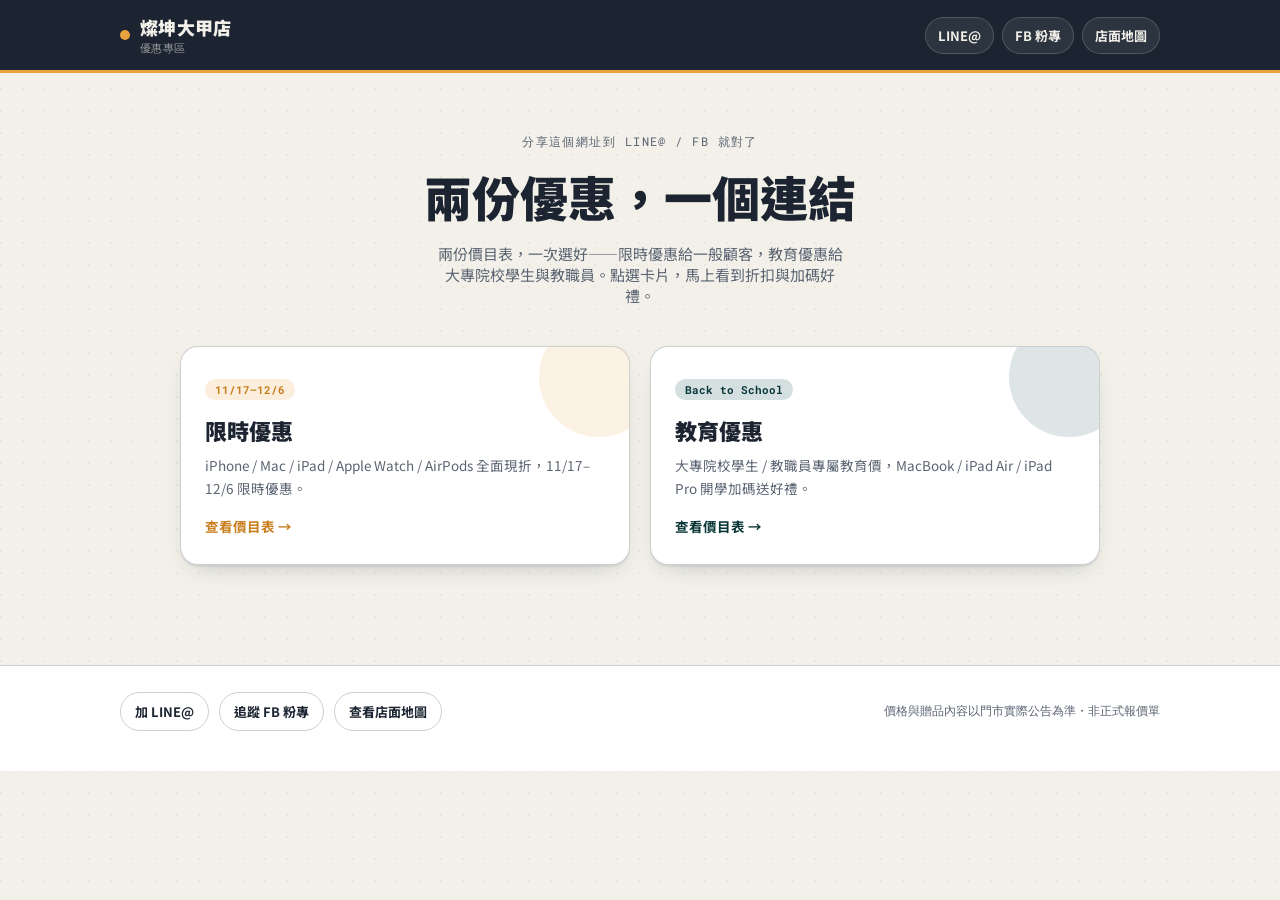
<file: index.html>
<!DOCTYPE html>
<html lang="zh-Hant">
<head>
<meta charset="UTF-8" />
<meta name="viewport" content="width=device-width, initial-scale=1.0" />
<title>優惠專區</title>
<meta property="og:title" content="燦坤大甲店 Apple Shop｜優惠專區" />
<meta property="og:description" content="限時優惠給一般顧客，教育優惠給大專院校學生與教職員。點選卡片，馬上看到折扣與加碼好禮。" />
<meta property="og:image" content="https://tk226.darren-tata.workers.dev/og-image.png" />
<meta property="og:type" content="website" />
<link rel="stylesheet" href="style.css" />
<style>
  :root{ --accent:#E8A23D; --accent-deep:#C97F1E; }
</style>
</head>
<body>

<header class="site-header">
  <div class="bar">
    <a class="brand" href="index.html">
      <span class="dot"></span>
      <span>
        <span data-store-name>燦坤大甲店</span>
        <small>優惠專區</small>
      </span>
    </a>
    <div class="header-links">
      <a class="pill-link" data-line-url href="#" target="_blank" rel="noopener">LINE@</a>
      <a class="pill-link" data-fb-url href="#" target="_blank" rel="noopener">FB 粉專</a>
      <a class="pill-link" data-map-url href="#" target="_blank" rel="noopener">店面地圖</a>
    </div>
  </div>
</header>

<div class="hub-wrap">
  <div class="hub-hero">
    <div class="kicker">分享這個網址到 LINE@ / FB 就對了</div>
    <h1>兩份優惠，一個連結</h1>
    <p>兩份價目表，一次選好——限時優惠給一般顧客，教育優惠給大專院校學生與教職員。點選卡片，馬上看到折扣與加碼好禮。</p>
  </div>

  <div class="hub-grid">
    <a class="hub-card" href="promo.html" style="--accent:#E8A23D; --accent-deep:#C97F1E;">
      <span class="tag">11/17–12/6</span>
      <h2>限時優惠</h2>
      <p>iPhone / Mac / iPad / Apple Watch / AirPods 全面現折，11/17–12/6 限時優惠。</p>
      <span class="go">查看價目表 →</span>
    </a>
    <a class="hub-card" href="edu.html" style="--accent:#0F4C4F; --accent-deep:#0A3638;">
      <span class="tag">Back to School</span>
      <h2>教育優惠</h2>
      <p>大專院校學生 / 教職員專屬教育價，MacBook / iPad Air / iPad Pro 開學加碼送好禮。</p>
      <span class="go">查看價目表 →</span>
    </a>
  </div>
</div>

<footer class="site-footer">
  <div class="footer-inner">
    <div class="footer-links">
      <a data-line-url href="#" target="_blank" rel="noopener">加 LINE@</a>
      <a data-fb-url href="#" target="_blank" rel="noopener">追蹤 FB 粉專</a>
      <a data-map-url href="#" target="_blank" rel="noopener">查看店面地圖</a>
    </div>
    <div class="footer-note">價格與贈品內容以門市實際公告為準・非正式報價單</div>
  </div>
</footer>

<script src="config.js"></script>
<script>
  document.querySelectorAll("[data-line-url]").forEach((el) => (el.href = STORE_CONFIG.lineUrl));
  document.querySelectorAll("[data-fb-url]").forEach((el) => (el.href = STORE_CONFIG.fbUrl));
  document.querySelectorAll("[data-map-url]").forEach((el) => (el.href = STORE_CONFIG.mapUrl));
  document.querySelectorAll("[data-store-name]").forEach((el) => (el.textContent = STORE_CONFIG.storeName));
</script>
</body>
</html>
</file>
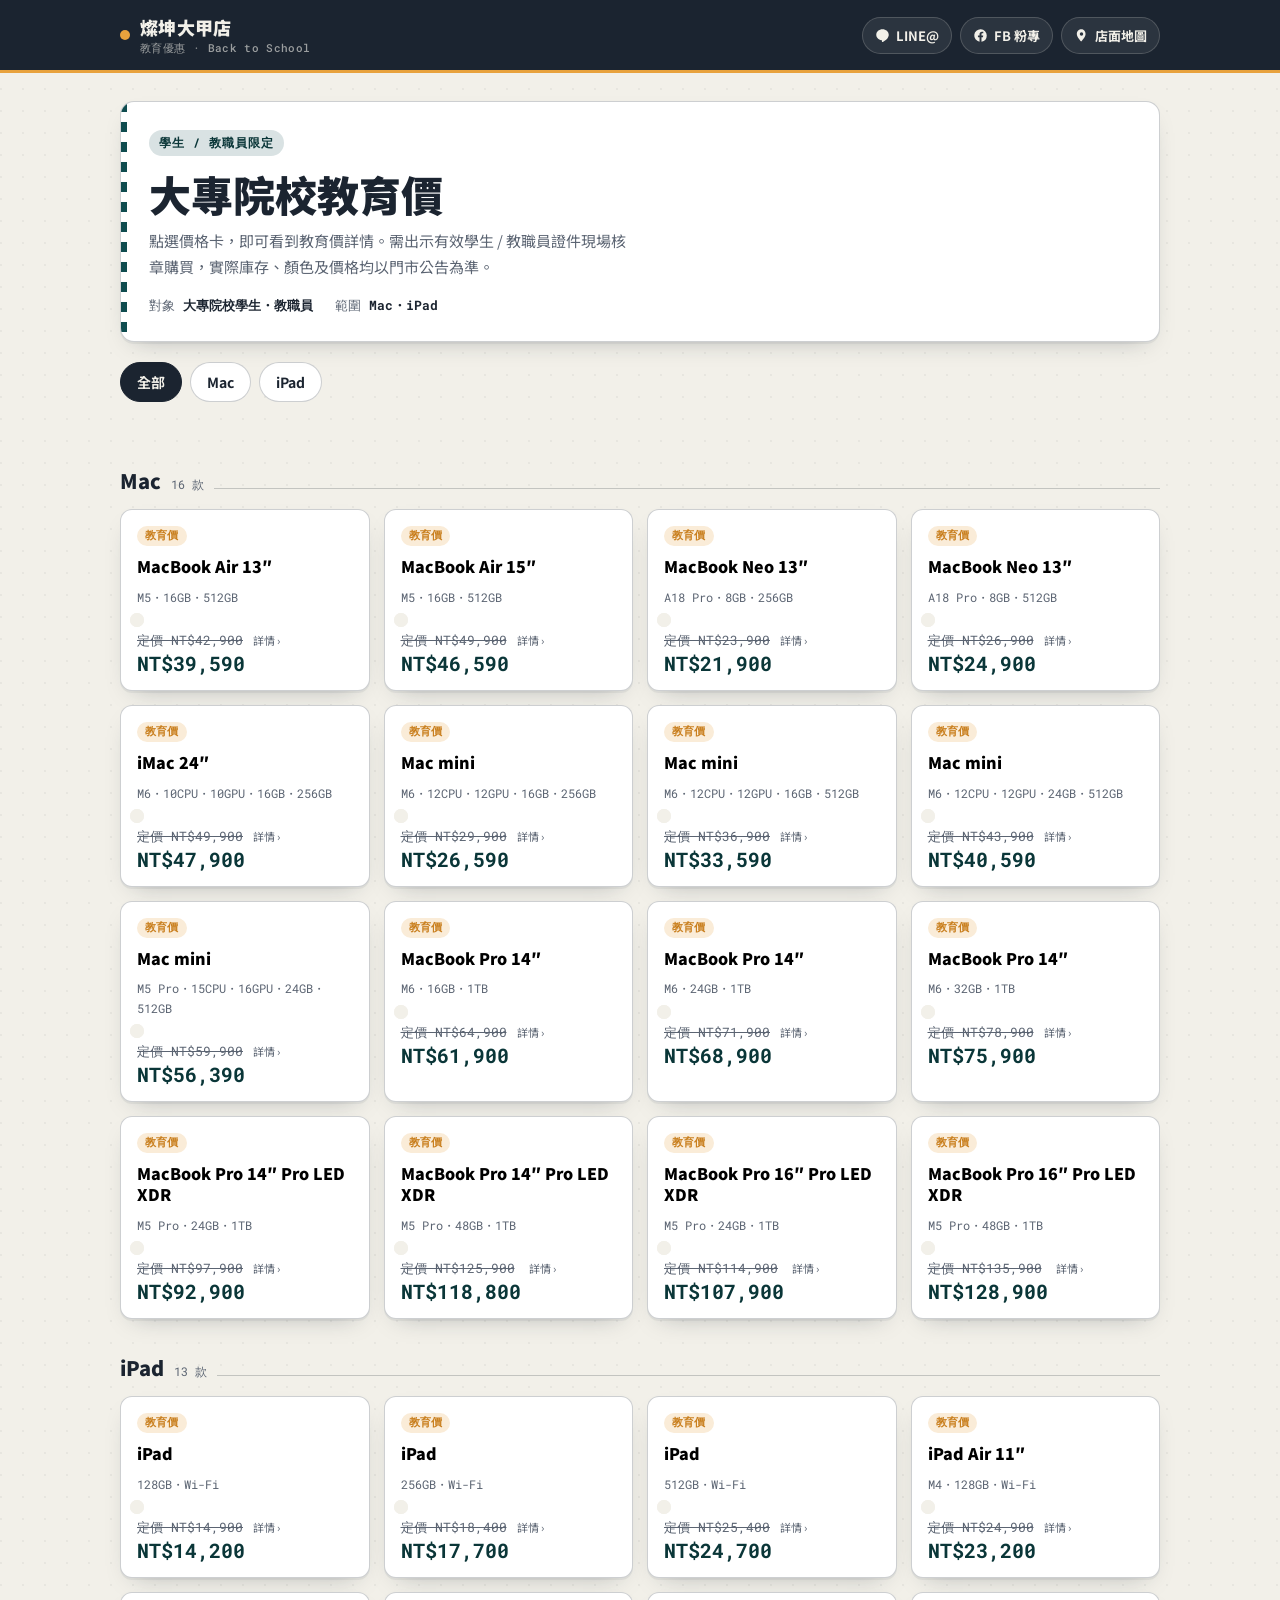
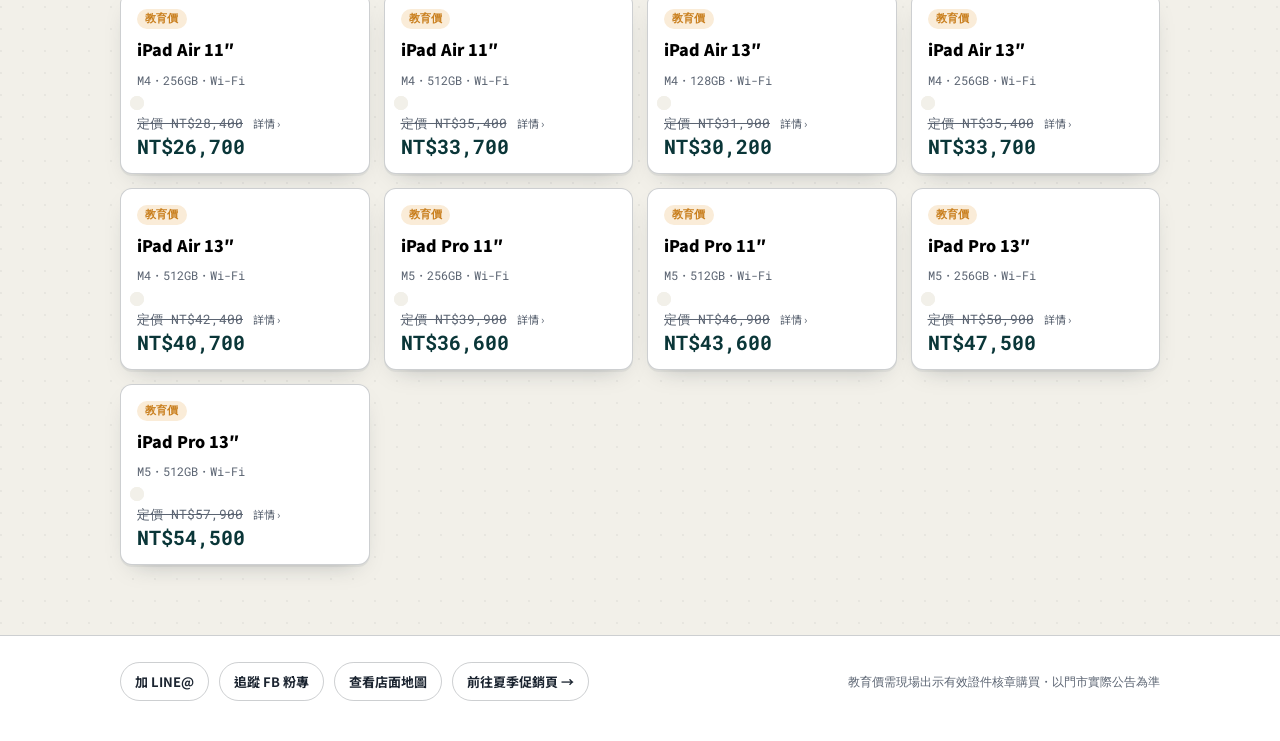
<file: edu.html>
<!DOCTYPE html>
<html lang="zh-Hant">
<head>
<meta charset="UTF-8" />
<meta name="viewport" content="width=device-width, initial-scale=1.0" />
<title>教育優惠</title>
<meta property="og:title" content="燦坤大甲店 Apple Shop｜教育優惠" />
<meta property="og:description" content="大專院校學生 / 教職員專屬教育價，點選卡片看教育價與開學加碼好禮。" />
<meta property="og:image" content="https://tk226.darren-tata.workers.dev/og-image.png" />
<meta property="og:type" content="website" />
<link rel="stylesheet" href="style.css" />
</head>
<body>

<header class="site-header">
  <div class="bar">
    <a class="brand" href="index.html">
      <span class="dot"></span>
      <span>
        <span data-store-name>燦坤大甲店</span>
        <small>教育優惠 · Back to School</small>
      </span>
    </a>
    <div class="header-links">
      <a class="pill-link" data-line-url href="#" target="_blank" rel="noopener">
        <svg viewBox="0 0 24 24" fill="currentColor"><path d="M12 2C6.48 2 2 5.94 2 10.8c0 4.36 3.53 8.02 8.31 8.7.32.07.76.21.87.49.1.25.06.65.03.9l-.14 1c-.04.25-.2.99.86.54 1.07-.45 5.77-3.4 7.87-5.83C21.29 14.5 22 12.72 22 10.8 22 5.94 17.52 2 12 2z"/></svg>
        LINE@
      </a>
      <a class="pill-link" data-fb-url href="#" target="_blank" rel="noopener">
        <svg viewBox="0 0 24 24" fill="currentColor"><path d="M22 12a10 10 0 1 0-11.56 9.88v-6.99H7.9V12h2.54V9.8c0-2.5 1.49-3.89 3.78-3.89 1.1 0 2.24.2 2.24.2v2.46h-1.26c-1.24 0-1.63.77-1.63 1.56V12h2.78l-.44 2.89h-2.34v6.99A10 10 0 0 0 22 12z"/></svg>
        FB 粉專
      </a>
      <a class="pill-link" data-map-url href="#" target="_blank" rel="noopener">
        <svg viewBox="0 0 24 24" fill="currentColor"><path d="M12 2C7.86 2 4.5 5.36 4.5 9.5c0 5.25 6.5 11.5 7 12 .5-.5 7-6.75 7-12C18.5 5.36 15.14 2 12 2zm0 10.25a2.75 2.75 0 1 1 0-5.5 2.75 2.75 0 0 1 0 5.5z"/></svg>
        店面地圖
      </a>
    </div>
  </div>
</header>

<div class="hero">
  <div class="hero-ticket">
    <span class="hero-eyebrow" id="hero-eyebrow"></span>
    <h1 id="hero-heading"></h1>
    <p id="hero-desc"></p>
    <div class="hero-meta" id="hero-meta"></div>
  </div>
</div>

<div class="tabs" id="tabs"></div>

<main class="grid-section" id="grid-section"></main>

<footer class="site-footer">
  <div class="footer-inner">
    <div class="footer-links">
      <a data-line-url href="#" target="_blank" rel="noopener">加 LINE@</a>
      <a data-fb-url href="#" target="_blank" rel="noopener">追蹤 FB 粉專</a>
      <a data-map-url href="#" target="_blank" rel="noopener">查看店面地圖</a>
      <a href="promo.html">前往夏季促銷頁 →</a>
    </div>
    <div class="footer-note">教育價需現場出示有效證件核章購買・以門市實際公告為準</div>
  </div>
</footer>

<div class="modal-overlay" id="modal-overlay">
  <div class="modal-card" id="modal-body"></div>
</div>

<script src="config.js"></script>
<script src="data-edu.js"></script>
<script src="main.js"></script>
</body>
</html>
</file>
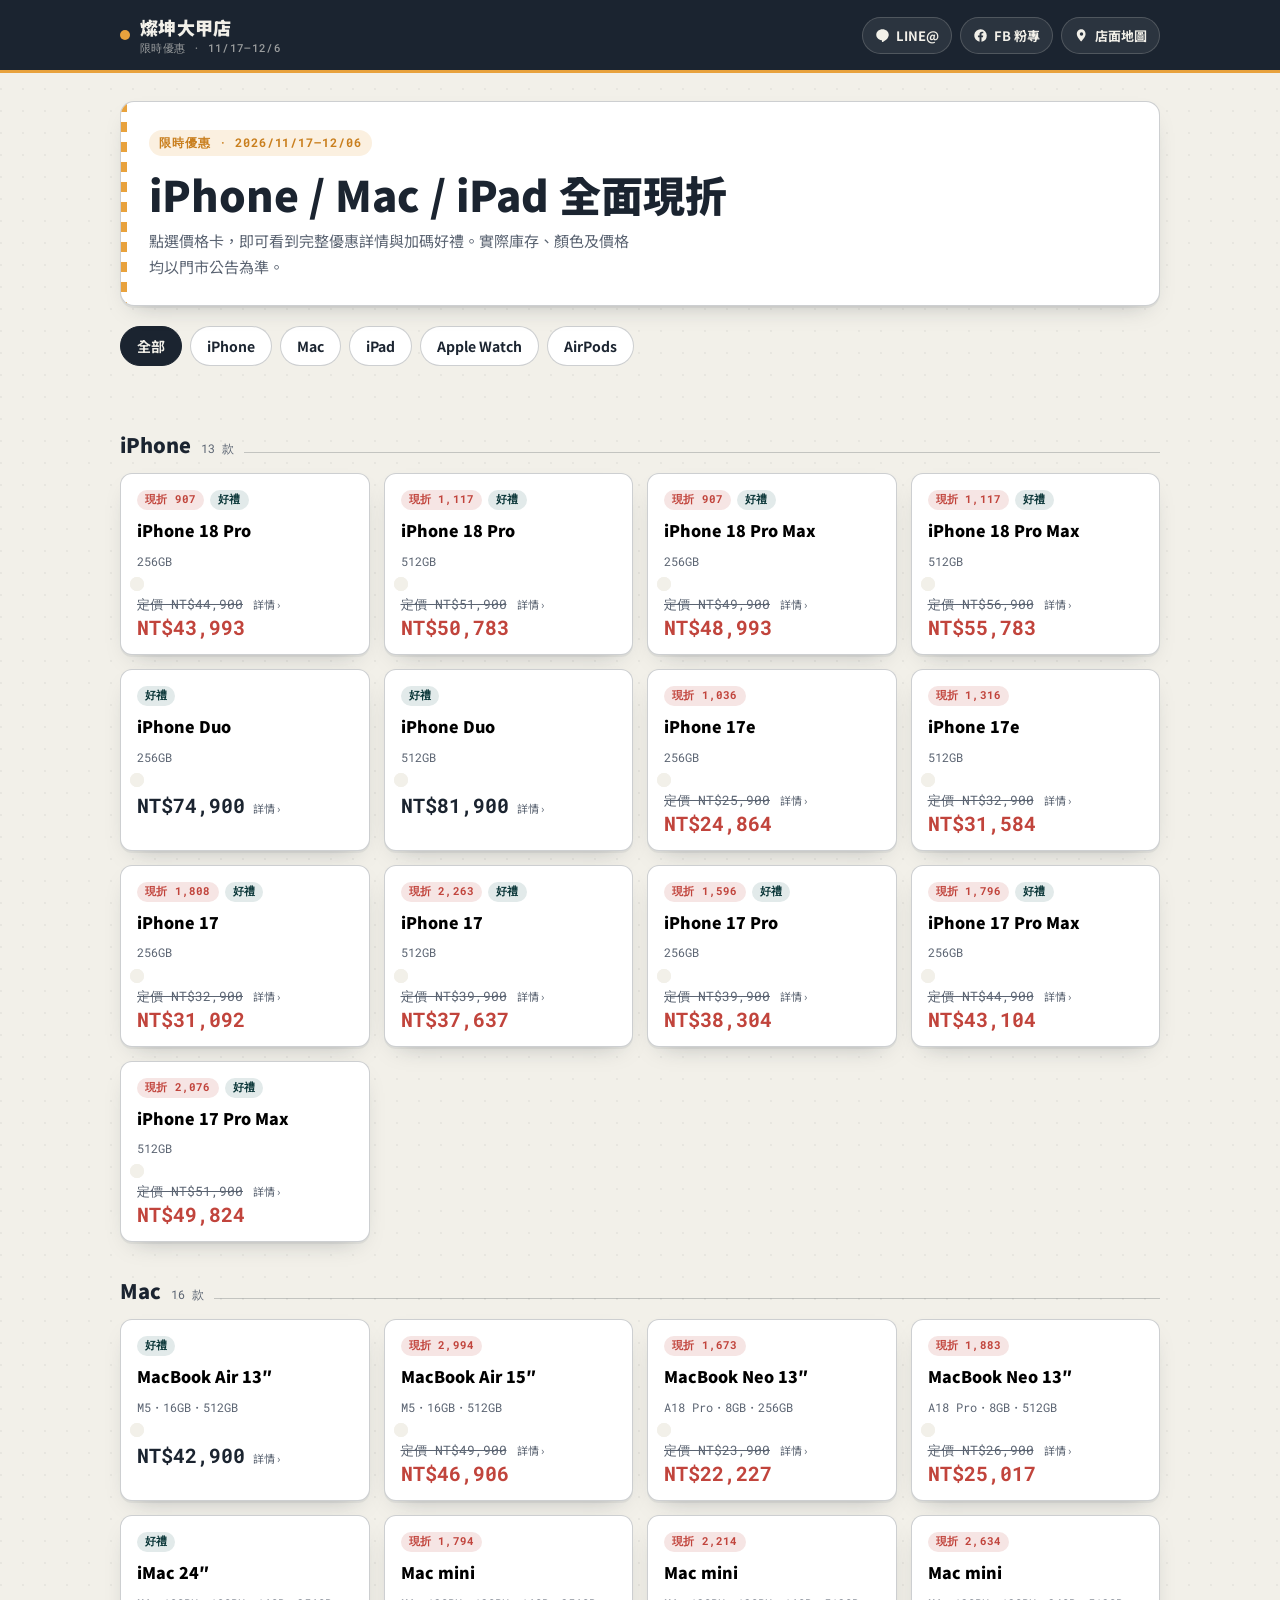
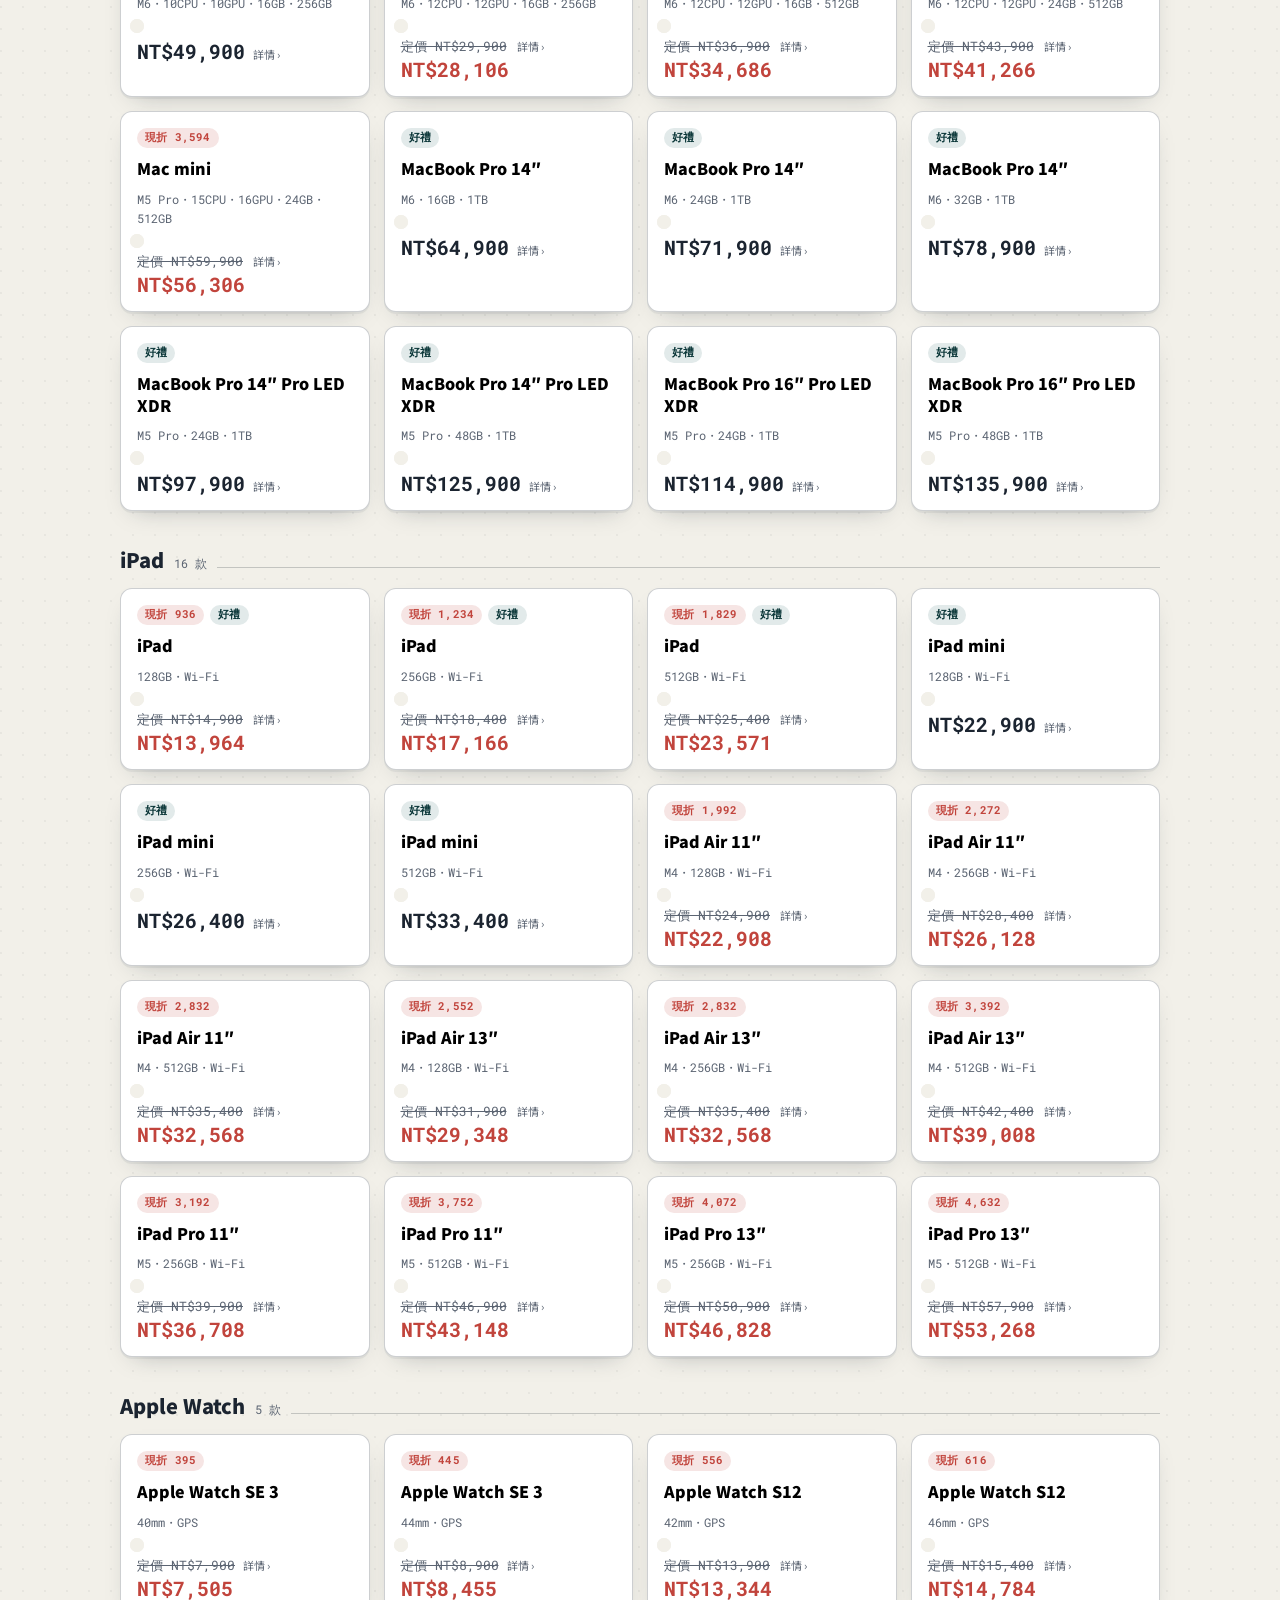
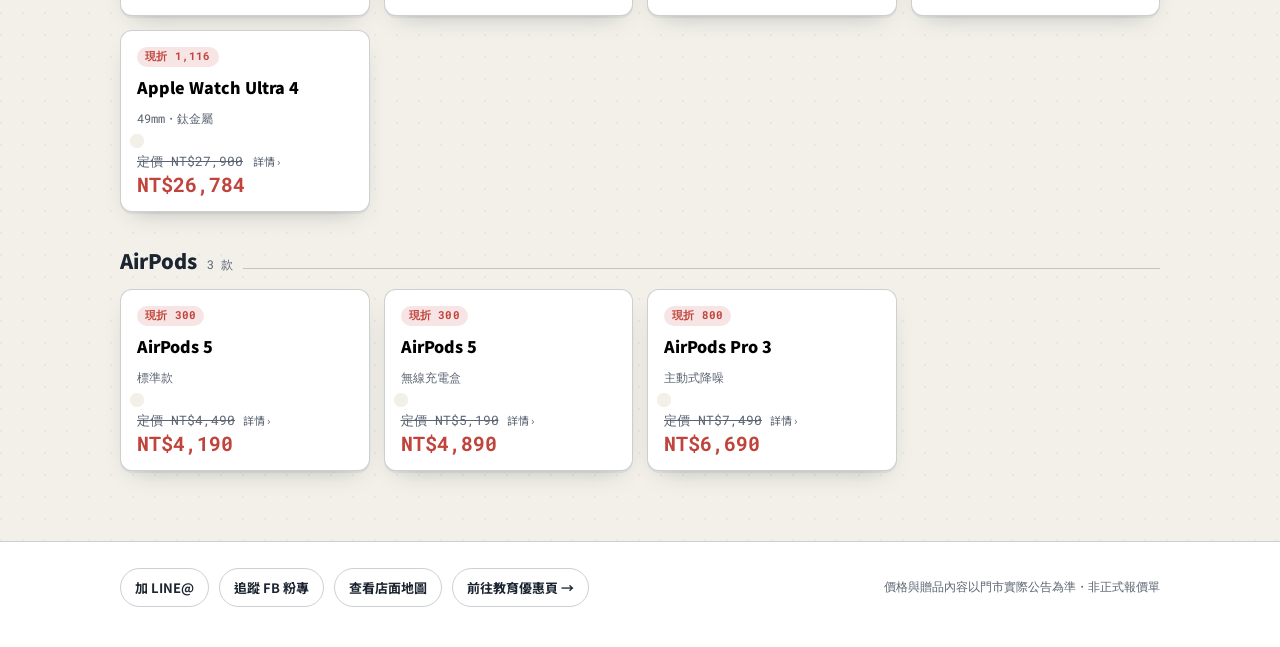
<file: promo.html>
<!DOCTYPE html>
<html lang="zh-Hant">
<head>
<meta charset="UTF-8" />
<meta name="viewport" content="width=device-width, initial-scale=1.0" />
<title>限時優惠</title>
<meta property="og:title" content="燦坤大甲店 Apple Shop｜限時優惠" />
<meta property="og:description" content="iPhone / Mac / iPad / Apple Watch / AirPods 全面現折，11/17–12/6 限時優惠，點卡片看折扣詳情。" />
<meta property="og:image" content="https://tk226.darren-tata.workers.dev/og-image.png" />
<meta property="og:type" content="website" />
<link rel="stylesheet" href="style.css" />
</head>
<body>

<header class="site-header">
  <div class="bar">
    <a class="brand" href="index.html">
      <span class="dot"></span>
      <span>
        <span data-store-name>燦坤大甲店</span>
        <small>限時優惠 · 11/17–12/6</small>
      </span>
    </a>
    <div class="header-links">
      <a class="pill-link" data-line-url href="#" target="_blank" rel="noopener">
        <svg viewBox="0 0 24 24" fill="currentColor"><path d="M12 2C6.48 2 2 5.94 2 10.8c0 4.36 3.53 8.02 8.31 8.7.32.07.76.21.87.49.1.25.06.65.03.9l-.14 1c-.04.25-.2.99.86.54 1.07-.45 5.77-3.4 7.87-5.83C21.29 14.5 22 12.72 22 10.8 22 5.94 17.52 2 12 2z"/></svg>
        LINE@
      </a>
      <a class="pill-link" data-fb-url href="#" target="_blank" rel="noopener">
        <svg viewBox="0 0 24 24" fill="currentColor"><path d="M22 12a10 10 0 1 0-11.56 9.88v-6.99H7.9V12h2.54V9.8c0-2.5 1.49-3.89 3.78-3.89 1.1 0 2.24.2 2.24.2v2.46h-1.26c-1.24 0-1.63.77-1.63 1.56V12h2.78l-.44 2.89h-2.34v6.99A10 10 0 0 0 22 12z"/></svg>
        FB 粉專
      </a>
      <a class="pill-link" data-map-url href="#" target="_blank" rel="noopener">
        <svg viewBox="0 0 24 24" fill="currentColor"><path d="M12 2C7.86 2 4.5 5.36 4.5 9.5c0 5.25 6.5 11.5 7 12 .5-.5 7-6.75 7-12C18.5 5.36 15.14 2 12 2zm0 10.25a2.75 2.75 0 1 1 0-5.5 2.75 2.75 0 0 1 0 5.5z"/></svg>
        店面地圖
      </a>
    </div>
  </div>
</header>

<div class="hero">
  <div class="hero-ticket">
    <span class="hero-eyebrow" id="hero-eyebrow"></span>
    <h1 id="hero-heading"></h1>
    <p id="hero-desc"></p>
    <div class="hero-meta" id="hero-meta"></div>
  </div>
</div>

<div class="tabs" id="tabs"></div>

<main class="grid-section" id="grid-section"></main>

<footer class="site-footer">
  <div class="footer-inner">
    <div class="footer-links">
      <a data-line-url href="#" target="_blank" rel="noopener">加 LINE@</a>
      <a data-fb-url href="#" target="_blank" rel="noopener">追蹤 FB 粉專</a>
      <a data-map-url href="#" target="_blank" rel="noopener">查看店面地圖</a>
      <a href="edu.html">前往教育優惠頁 →</a>
    </div>
    <div class="footer-note">價格與贈品內容以門市實際公告為準・非正式報價單</div>
  </div>
</footer>

<div class="modal-overlay" id="modal-overlay">
  <div class="modal-card" id="modal-body"></div>
</div>

<script src="config.js"></script>
<script src="data-promo.js"></script>
<script src="main.js"></script>
</body>
</html>
</file>
<file: style.css>
@import url('https://fonts.googleapis.com/css2?family=Noto+Sans+TC:wght@400;500;700;900&family=Roboto+Mono:wght@500;700&display=swap');

:root{
  --paper:#F2F0E9;
  --paper-raise:#FFFFFF;
  --ink:#1B2430;
  --ink-soft:#5B6472;
  --teal:#0F4C4F;
  --teal-deep:#0A3638;
  --amber:#E8A23D;
  --amber-deep:#C97F1E;
  --red:#C1443C;
  --line:rgba(27,36,48,.22);
  --radius:14px;
  --shadow: 0 2px 0 rgba(27,36,48,.06), 0 10px 24px -14px rgba(27,36,48,.35);
}

*{box-sizing:border-box;}
html{scroll-behavior:smooth;}
body{
  margin:0;
  background:var(--paper);
  background-image:
    radial-gradient(circle at 1px 1px, rgba(27,36,48,.05) 1px, transparent 0);
  background-size:22px 22px;
  color:var(--ink);
  font-family:"Noto Sans TC", sans-serif;
  -webkit-font-smoothing:antialiased;
}
@media (prefers-reduced-motion: reduce){
  *{animation-duration:.001ms !important; transition-duration:.001ms !important;}
}

a{color:inherit;}
.mono{font-family:"Roboto Mono", monospace;}

/* ---------- Header ---------- */
.site-header{
  position:sticky; top:0; z-index:40;
  background:var(--ink);
  color:var(--paper);
  border-bottom:3px solid var(--amber);
}
.site-header .bar{
  max-width:1080px; margin:0 auto; padding:14px 20px;
  display:flex; align-items:center; justify-content:space-between; gap:12px;
}
.brand{
  display:flex; align-items:center; gap:10px;
  font-weight:900; font-size:18px; letter-spacing:.02em;
  text-decoration:none; color:var(--paper);
}
.brand .dot{width:10px;height:10px;border-radius:50%;background:var(--amber);flex:none;}
.brand small{display:block; font-weight:500; font-size:11px; color:rgba(242,240,233,.6); font-family:"Roboto Mono",monospace;}
.header-links{display:flex; gap:8px;}
.pill-link{
  display:flex; align-items:center; gap:6px;
  padding:8px 12px; border-radius:999px;
  background:rgba(242,240,233,.08);
  border:1px solid rgba(242,240,233,.18);
  color:var(--paper); text-decoration:none;
  font-size:13px; font-weight:700;
  transition:background .15s ease, transform .15s ease;
}
.pill-link:hover{background:rgba(242,240,233,.18); transform:translateY(-1px);}
.pill-link svg{width:15px;height:15px;flex:none;}

/* ---------- Page hero ticket banner ---------- */
.hero{
  max-width:1080px; margin:28px auto 8px; padding:0 20px;
}
.hero-ticket{
  position:relative;
  background:var(--paper-raise);
  border-radius:var(--radius);
  box-shadow:var(--shadow);
  padding:26px 28px;
  overflow:hidden;
  border:1px solid var(--line);
}
.hero-ticket::before{
  content:"";
  position:absolute; left:0; top:0; bottom:0; width:6px;
  background:repeating-linear-gradient(180deg, var(--accent, var(--amber)) 0 10px, transparent 10px 20px);
}
.hero-eyebrow{
  display:inline-flex; align-items:center; gap:8px;
  font-family:"Roboto Mono",monospace; font-weight:700; font-size:12px;
  letter-spacing:.08em; text-transform:uppercase;
  color:var(--accent-deep, var(--amber-deep));
  background:color-mix(in srgb, var(--accent, var(--amber)) 16%, white);
  padding:4px 10px; border-radius:999px; margin-bottom:14px;
}
.hero-ticket h1{
  font-size:clamp(28px,4vw,42px); line-height:1.15; margin:0 0 10px; font-weight:900;
}
.hero-ticket p{color:var(--ink-soft); font-size:15px; line-height:1.7; margin:0; max-width:60ch;}
.hero-meta{
  margin-top:18px; display:flex; flex-wrap:wrap; gap:10px 22px;
  font-family:"Roboto Mono",monospace; font-size:12.5px; color:var(--ink-soft);
}
.hero-meta b{color:var(--ink);}

/* ---------- Category tabs ---------- */
.tabs{
  max-width:1080px; margin:20px auto 0; padding:0 20px;
  display:flex; gap:8px; flex-wrap:wrap;
}
.tab-btn{
  border:1px solid var(--line); background:var(--paper-raise);
  color:var(--ink); font-family:"Noto Sans TC",sans-serif; font-weight:700; font-size:14px;
  padding:9px 16px; border-radius:999px; cursor:pointer;
  transition:all .15s ease;
}
.tab-btn:hover{border-color:var(--accent,var(--amber));}
.tab-btn.active{
  background:var(--ink); color:var(--paper); border-color:var(--ink);
}

/* ---------- Grid & Ticket cards ---------- */
.grid-section{max-width:1080px; margin:0 auto; padding:30px 20px 10px;}
.section-title{
  display:flex; align-items:baseline; gap:10px; margin:34px 0 14px;
}
.section-title h2{font-size:20px; margin:0; font-weight:900;}
.section-title span{
  font-family:"Roboto Mono",monospace; font-size:12px; color:var(--ink-soft);
}
.section-title::after{
  content:""; flex:1; height:1px; background:var(--line);
}

.grid{
  display:grid; grid-template-columns:repeat(auto-fill,minmax(240px,1fr)); gap:14px;
}

.ticket{
  position:relative;
  background:var(--paper-raise);
  border-radius:12px;
  border:1px solid var(--line);
  box-shadow:var(--shadow);
  padding:16px 16px 14px;
  cursor:pointer;
  text-align:left;
  font-family:"Noto Sans TC",sans-serif;
  transition:transform .15s ease, box-shadow .15s ease;
  display:flex; flex-direction:column; gap:10px;
  overflow:hidden;
}
.ticket:hover, .ticket:focus-visible{
  transform:translateY(-3px);
  box-shadow:0 4px 0 rgba(27,36,48,.06), 0 18px 30px -16px rgba(27,36,48,.4);
  outline:none;
}
.ticket:focus-visible{outline:2px solid var(--teal); outline-offset:2px;}

.ticket .badges{display:flex; gap:6px; flex-wrap:wrap; min-height:20px;}
.badge{
  font-family:"Roboto Mono",monospace; font-size:10.5px; font-weight:700;
  padding:2px 8px; border-radius:999px; letter-spacing:.02em;
}
.badge.promo{background:color-mix(in srgb, var(--red) 14%, white); color:var(--red);}
.badge.gift{background:color-mix(in srgb, var(--teal) 12%, white); color:var(--teal-deep);}
.badge.edu{background:color-mix(in srgb, var(--amber) 20%, white); color:var(--amber-deep);}
.badge.note{background:rgba(27,36,48,.06); color:var(--ink-soft);}

.ticket h3{margin:0; font-size:16px; font-weight:900; line-height:1.35;}
.ticket .spec{
  font-family:"Roboto Mono",monospace; font-size:12px; color:var(--ink-soft); line-height:1.6;
}

.perf{
  position:relative; height:1px; background:none; margin:2px 0;
  border-top:1.5px dashed var(--line);
}
.perf::before, .perf::after{
  content:""; position:absolute; top:-7px; width:14px; height:14px; border-radius:50%;
  background:var(--paper);
}
.perf::before{left:-7px;}
.perf::after{right:-7px;}

.price-row{display:flex; align-items:baseline; justify-content:space-between; gap:8px;}
.price-now{font-family:"Roboto Mono",monospace; font-weight:700; font-size:20px; color:var(--ink);}
.price-now.on-sale{color:var(--red);}
.price-now.on-edu{color:var(--teal-deep);}
.price-was{font-family:"Roboto Mono",monospace; font-size:12.5px; color:var(--ink-soft); text-decoration:line-through;}
.tap-hint{font-size:11px; color:var(--ink-soft); display:flex; align-items:center; gap:4px;}

/* ---------- Modal (second page) ---------- */
.modal-overlay{
  position:fixed; inset:0; background:rgba(15,20,26,.55);
  display:none; align-items:flex-end; justify-content:center; z-index:100;
  backdrop-filter:blur(2px);
}
.modal-overlay.open{display:flex;}
.modal-card{
  background:var(--paper-raise); width:100%; max-width:520px;
  border-radius:20px 20px 0 0; padding:26px 24px 30px;
  box-shadow:0 -10px 40px rgba(0,0,0,.35);
  animation:slideup .25s ease;
  max-height:82vh; overflow-y:auto;
}
@media(min-width:640px){
  .modal-overlay{align-items:center;}
  .modal-card{border-radius:20px; max-width:460px;}
}
@keyframes slideup{from{transform:translateY(24px); opacity:0;} to{transform:translateY(0); opacity:1;}}
.modal-top{display:flex; justify-content:space-between; align-items:flex-start; gap:10px;}
.modal-close{
  border:none; background:rgba(27,36,48,.06); width:32px; height:32px; border-radius:50%;
  font-size:16px; cursor:pointer; flex:none; color:var(--ink);
}
.modal-card h3{font-size:20px; margin:2px 0 4px; font-weight:900;}
.modal-card .spec{font-family:"Roboto Mono",monospace; font-size:13px; color:var(--ink-soft); margin-bottom:16px;}
.modal-price-block{
  background:var(--paper); border-radius:12px; padding:16px; border:1px solid var(--line);
  margin-bottom:16px;
}
.modal-price-block .row{display:flex; justify-content:space-between; align-items:baseline; margin-bottom:4px;}
.modal-price-block .row:last-child{margin-bottom:0;}
.modal-price-block .label{font-size:13px; color:var(--ink-soft);}
.modal-price-block .val{font-family:"Roboto Mono",monospace; font-weight:700; font-size:18px;}
.modal-price-block .val.strike{text-decoration:line-through; font-weight:500; font-size:14px; color:var(--ink-soft);}
.modal-price-block .val.final{font-size:24px; color:var(--red);}
.modal-price-block .val.final.edu{color:var(--teal-deep);}

.perk-list{list-style:none; margin:0 0 18px; padding:0; display:flex; flex-direction:column; gap:8px;}
.perk-list li{
  display:flex; gap:8px; align-items:flex-start; font-size:14px; line-height:1.6;
  background:color-mix(in srgb, var(--teal) 8%, white); padding:10px 12px; border-radius:10px;
  color:var(--teal-deep); font-weight:500;
}
.perk-list li svg{width:16px;height:16px;flex:none; margin-top:2px;}
.modal-cta{display:flex; gap:10px; flex-wrap:wrap;}
.modal-cta a{
  flex:1; text-align:center; padding:12px 14px; border-radius:10px; font-weight:700; font-size:14px;
  text-decoration:none;
}
.modal-cta .cta-line{background:#06C755; color:#fff;}
.modal-cta .cta-fb{background:#1877F2; color:#fff;}

/* ---------- Footer ---------- */
.site-footer{
  margin-top:60px; border-top:1px solid var(--line);
  background:var(--paper-raise);
}
.footer-inner{
  max-width:1080px; margin:0 auto; padding:26px 20px 40px;
  display:flex; flex-wrap:wrap; gap:14px; align-items:center; justify-content:space-between;
}
.footer-links{display:flex; gap:10px; flex-wrap:wrap;}
.footer-links a{
  display:flex; align-items:center; gap:6px;
  padding:9px 14px; border-radius:999px; border:1px solid var(--line);
  text-decoration:none; font-size:13px; font-weight:700; color:var(--ink);
  transition:border-color .15s ease, transform .15s ease;
}
.footer-links a:hover{border-color:var(--accent,var(--amber)); transform:translateY(-1px);}
.footer-links a svg{width:15px;height:15px;}
.footer-note{font-size:12px; color:var(--ink-soft); font-family:"Roboto Mono",monospace;}

/* ---------- Hub page ---------- */
.hub-wrap{max-width:960px; margin:0 auto; padding:60px 20px 40px;}
.hub-hero{text-align:center; margin-bottom:40px;}
.hub-hero .kicker{
  font-family:"Roboto Mono",monospace; font-size:12px; letter-spacing:.12em; text-transform:uppercase;
  color:var(--ink-soft);
}
.hub-hero h1{font-size:clamp(30px,5vw,48px); font-weight:900; margin:10px 0 12px;}
.hub-hero p{color:var(--ink-soft); font-size:15px; max-width:52ch; margin:0 auto;}
.hub-grid{display:grid; grid-template-columns:1fr 1fr; gap:20px; margin-top:36px;}
@media(max-width:640px){.hub-grid{grid-template-columns:1fr;}}
.hub-card{
  position:relative; display:block; text-decoration:none; color:var(--ink);
  background:var(--paper-raise); border-radius:18px; padding:28px 24px;
  border:1px solid var(--line); box-shadow:var(--shadow);
  overflow:hidden; transition:transform .18s ease;
}
.hub-card:hover{transform:translateY(-4px);}
.hub-card::before{
  content:""; position:absolute; right:-30px; top:-30px; width:120px; height:120px; border-radius:50%;
  background:var(--accent);
  opacity:.14;
}
.hub-card .tag{
  display:inline-block; font-family:"Roboto Mono",monospace; font-size:11px; font-weight:700;
  padding:3px 10px; border-radius:999px; margin-bottom:14px; color:var(--accent-deep);
  background:color-mix(in srgb, var(--accent) 18%, white);
}
.hub-card h2{font-size:22px; margin:0 0 8px; font-weight:900;}
.hub-card p{font-size:13.5px; color:var(--ink-soft); line-height:1.7; margin:0 0 16px;}
.hub-card .go{font-weight:700; font-size:13.5px; display:flex; align-items:center; gap:6px; color:var(--accent-deep);}
</file>
